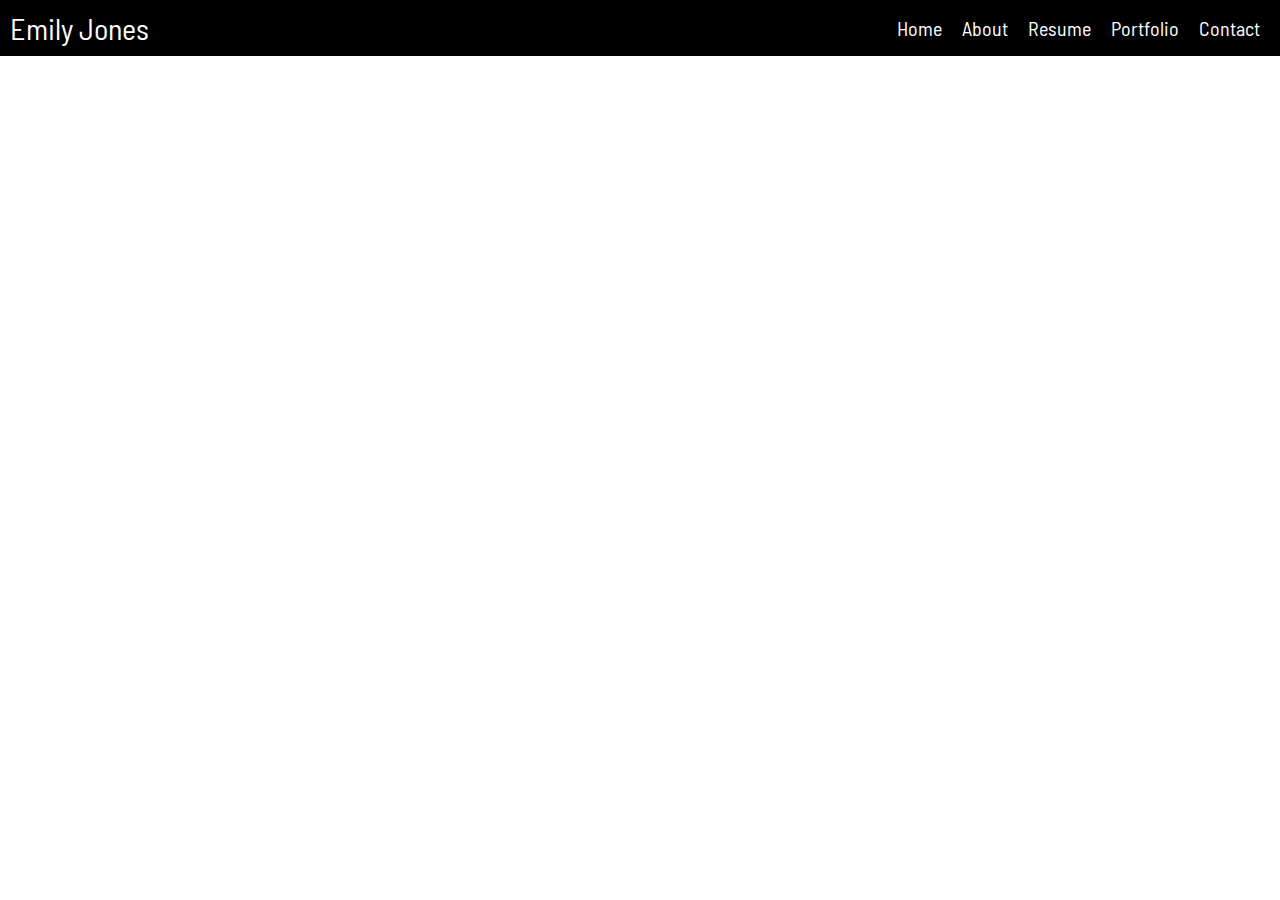
<file: assets/index.html>
<html lang="en">
<head>
    <meta charset="UTF-8">
    <meta name="viewport" content="width=device-width, initial-scale=1.0">
    <title>Contact</title>
    <link rel="stylesheet" href="./style/style.css">
</head>
<body>
    <div class="header">
        <div class="brandName ">Emily Jones</div>
        <div class="navbar">
            <ul>
                <li class="navbarItem"><a href="#">Home</a></li>
                <li class="navbarItem"><a href="#">About</a></li>
                <li class="navbarItem"><a href="#">Resume</a></li>
                <li class="navbarItem"><a href="#">Portfolio</a></li>
                <li class="navbarItem active" ><a href="#">Contact</a></li>

            </ul>
        </div>
    </div>
    
</body>
</html>
</file>
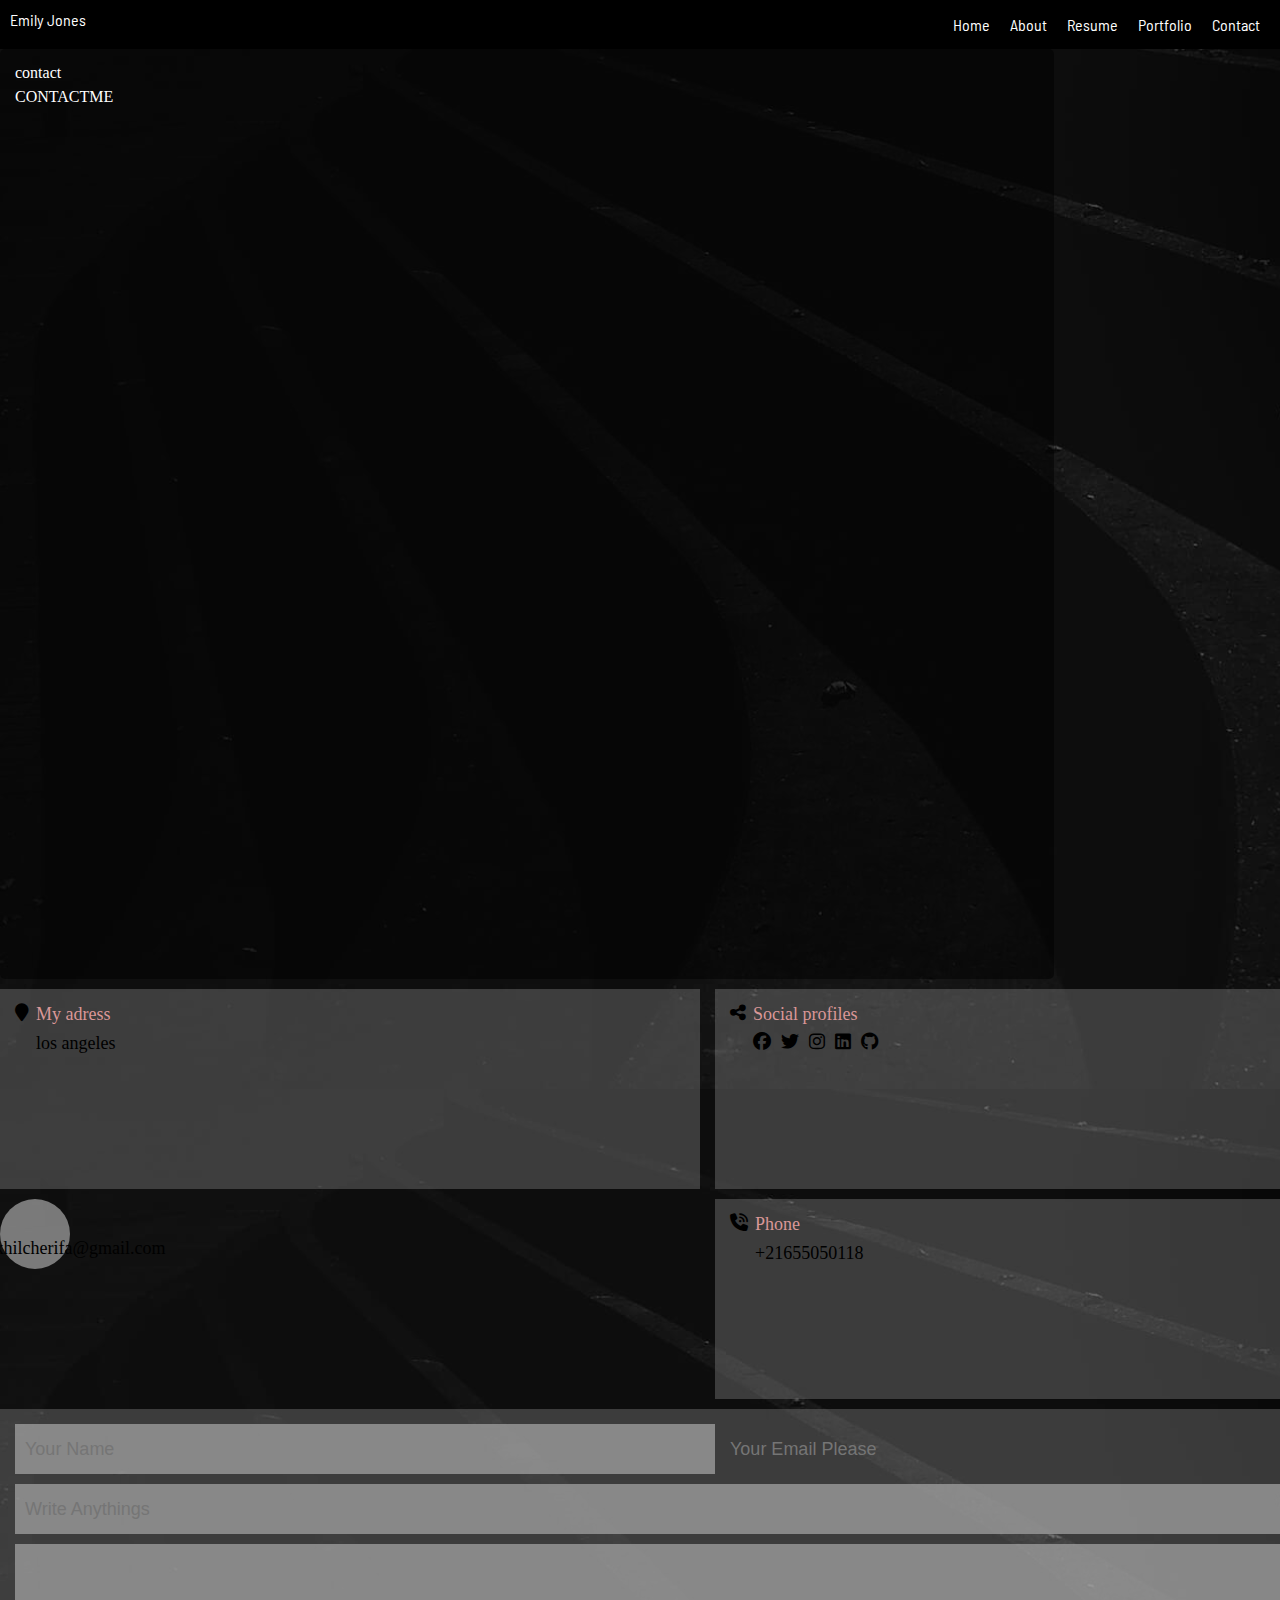
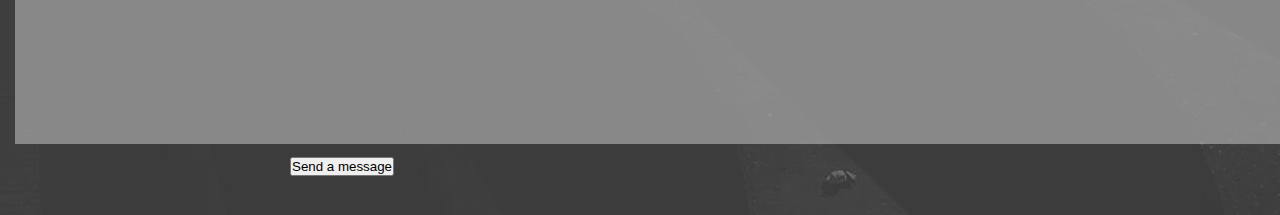
<file: assets/contact.html>
<html lang="en">
<head>
    <meta charset="UTF-8">
    <meta name="viewport" content="width=device-width, initial-scale=1.0">
    <title>Contact</title>
    <link rel="stylesheet" href="./style/contact.css">
    <link rel="stylesheet" href="https://cdnjs.cloudflare.com/ajax/libs/font-awesome/6.4.2/css/all.min.css">
<body>
    <div class="header">
        <div class="brandName ">Emily Jones</div>
        <div class="navbar">
            <ul>
                <li class="navbarItem"><a href="#">Home</a></li>
                <li class="navbarItem"><a href="#">About</a></li>
                <li class="navbarItem"><a href="#">Resume</a></li>
                <li class="navbarItem"><a href="#">Portfolio</a></li>
                <li class="navbarItem active" ><a href="#">Contact</a></li>

            </ul>
        </div>
    </div>
    <div class="cartHeader">
        <div class="contactContainer">
           <div class="cardHeader">
            <di class="contactF"></di>
            <div calass="contact">contact</div>
            <div class="horizontalLine"></div>
           </div>
           <div class="contactMe">contactMe</div> 
           </div>
           <div class="contactForm">
            <div class="adressContainer">
                <div class="icon"><i class=" iconFA fa-solid fa-location-pin"></i></div>
                <div class="adressDetails">
                    <p class="adrrTitle">My adress</p>
                    <p class="adressValue">los angeles</p>
                </div>
            </div>
            <div class="profileContainer">
                <div class="icon"><i class=" iconFA fa-solid fa-share-nodes"></i></div>
                <div class="adressDetails">
                    <p class="adrrTitle">Social profiles</p>
                    <p class="socialValue">
                        <i class="fa-brands fa-facebook"></i>
                        <i class="fa-brands fa-twitter"></i>
                        <i class="fa-brands fa-instagram"></i>
                        <i class="fa-brands fa-linkedin"></i>
                        <i class="fa-brands fa-github"></i>
                        <i class="fa-brands fa-youtub"></i>
                    </p>
                </div>
            </div>
            <div class="emailContainer">
                <div class="icon"><i class=" icinFA fa-solid fa-envelope-open-text"></i></div>
                <div class="adressDetails">
                    <p class="adrrTitle">Email</p>
                    <p class="emaillValue">
                        khoujetelkhilcherifa@gmail.com
                    </p>
                </div>
            </div>
            <div class="callContainer">
                <div class="icon"><i class=" iconFA fa-solid fa-phone-volume"></i></div>
                <div class="adressDetails">
                    <p class="adrrTitle">Phone</p>
                    <p class="socialValue">
                        +21655050118
                    </p>
                </div>

            </div>
            <div class="form">
                <div class="yourName">
                    <input type="text" class="textInput" placeholder="Your Name">
                    </div>
                    <div class="yourEamail">
                        <input type="text" class="textInput" placeholder="Your Email please">
                        </div>
                        <div class="Subject">
                            <input type="text" class="textInput" placeholder="write anythings">
                        </div>
                <div class="Message">
                <textarea  class="textInput" name="message" id="message" rows="1" cols="10" >
                </textarea>
            </div>
            <div class="sendMessage">
                <button >Send a message</button>
                
            </div>


           </div>
        </div>


    </div>
    
</body>
</html>
</file>
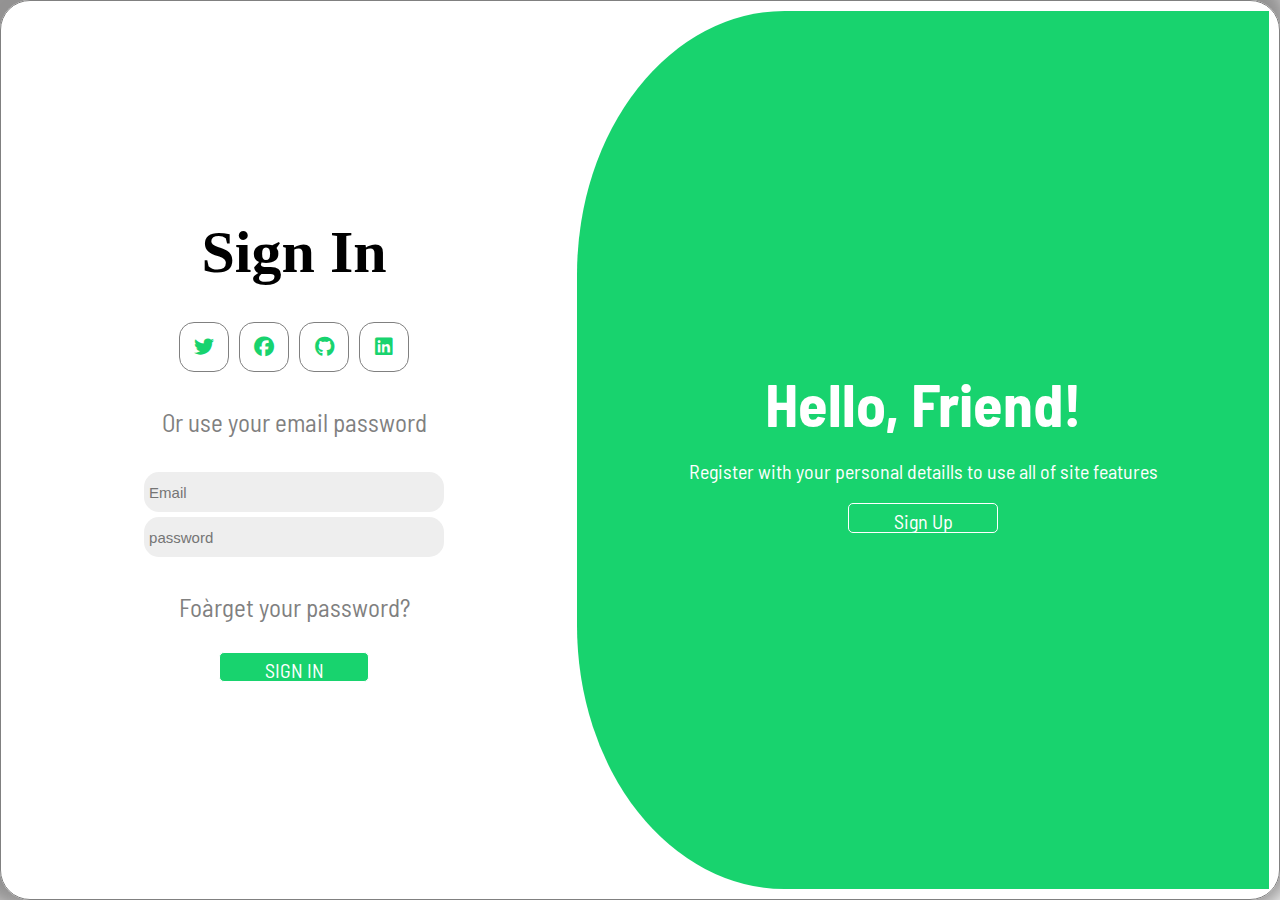
<file: assets/login.html>
<html lang="en">
<head>
    <meta charset="UTF-8">
    <meta name="viewport" content="width=device-width, initial-scale=1.0">
    <title>Se connecter</title>
    <link rel="stylesheet" href="./style/login.css">
    <link rel="stylesheet" href="https://cdnjs.cloudflare.com/ajax/libs/font-awesome/6.4.2/css/all.min.css">

</head>
<body>
    <div class="container">
        <div class="SignIn">
            <h1 class="signInTitle">Sign In</h1>
            <div class="iconContainer">
                <div class="icon"><a href="http://www.twitter.com" target="_blank"><i class="fa-brands fa-twitter"></i></a></div>
                <div class="icon"> <a href="http://www.facebook.com" target="_blank"><i class="fa-brands fa-facebook"></i></a></div>
                <div class="icon"><a href="http://www.github.com" target="_blank"><i class="fa-brands fa-github"></i></a></div>
                <div class="icon"><a href="http://www.linkedin.com" target="_blank"><i class="fa-brands fa-linkedin"></i></a></div>
            </div>
            <p class="signInMessage">Or use your email password</p>
            <form action="#" method="post">
                <input type="email" name="email"  class="emailInput" placeholder="Email">
                <input type="password" name="password" class="passwordInput" placeholder="password">
            </form>
            <p class="forgetPassword">Foàrget your password?</p>
            <input type="submit" class="submitButton" value="Sign In">
        </div>
        <div class="helloMessage">
            <h1 class="Hellotitle">Hello, Friend!</h1>
            <p class="Helloparagraph">Register with your personal detaills to use all of site features</p>
            <button class="btnSignUp">Sign Up</button>
        </div>
    </div>
    
</body>
</html>
</file>
<file: assets/style/style.css>
@import url('https://fonts.googleapis.com/css2?family=Barlow+Semi+Condensed:wght@300&family=Barlow:wght@500&family=Poppins:wght@400;600&family=Roboto:ital,wght@0,300;0,400;1,100;1,300&family=Rubik:ital@0;1&display=swap');
.root
{
    --mainColor:#34d182;
}
*
{
    padding 0;
    margin: 0;
    box-sizing: content-box;
}
.header
{
    background-color:black;
    color: #fff;
    font-family: 'Barlow Semi Condensed', sans-serif;
    display: flex;
    justify-content: space-between;
    padding: 10px;
}
.brandName
{
    font-size: 30px; 
}
.navbarItem
{
    color: #fff;
    font-size: 20px;
    margin: 5px;
}
ul{
    display: flex;
   list-style-type: none;
   column-gap: 10px ;
}
.navbar
{
    display: flex ;
    flex-direction: column;
    justify-content: center;
    margin-right: 5px;
}
.navbarItem>a
{
    color: #ffff;
    text-decoration: none;
}
.active
{
    border-bottom: 2px solid var(--mainColor);
}
</file>
<file: assets/style/contact.css>
@import url('https://fonts.googleapis.com/css2?family=Barlow+Semi+Condensed:wght@300&family=Barlow:wght@500&family=Poppins:wght@400;600&family=Roboto:ital,wght@0,300;0,400;1,100;1,300&family=Rubik:ital@0;1&display=swap');

.root
{
    --mainColor:#18D36E;
    --textSize1:30px;
    --textSize2:20px;
    
}
*

{
    padding: 0;
    margin: 0;
    box-sizing: content-box;
}
body
{
    background-image: url("../img/bg.jpg.jpg");
    background-size: cover;

}
.header
{
    background-color:black;
    color: #fff;
    font-family: 'Barlow Semi Condensed', sans-serif;
    display: flex;
    justify-content: space-between;
    padding: 10px;
}
.brandName
{
   font-size: var(--textSize1);
}
.navbarItem
{
    color: white;
    font-size: var(--textSize2);
    margin: 5px;
}
ul{
    display: flex;
   list-style-type: none;
   column-gap: 10px ;
}
.navbar
{
    display: flex ;
    flex-direction: column;
    justify-content: center;
    margin-right: 5px;
}
.navbarItem>a
{
    color: white;
    text-decoration: none;
}
.active
{
    border-bottom: 2px solid var(--mainColor);
}
.container
{
    height:92.5vh;
    width: 100%;
    display: flex;
    justify-content: center;
    padding: 15px 0 0 0 ;
}
.contactContainer
{
    width: 80%;
    height: 100%;
    background-color:rgba(0, 0, 0 ,0.5);
    color: #fff;
    border-radius: 5px;
    padding: 15px;
}
.container
{
    color: #fff;
}
.contactF>.contact
{
    font-size: var(--textSize2);
    text-transform: uppercase;
    
}

.contactMe
{
    color: #fff;
    font-size: var(--textSize1);
    text-transform: uppercase;
    margin-top: 3px;
}
.horizontalLine
{
    width: 80px;
    height: 3px;
    background-color: var(--mainColor);
}

.contactF
{
    display: flex;
    align-items: baseline;
    column-gap: 3px;  
}
.adressContainer,
.profileContainer,
.emailContainer,
.callContainer,.form
{
    display:flex;
    column-gap: 7px;
    padding: 15px;
    background-color: rgba(168, 168, 168, 0.3);

}

.contactForm
{
    display: grid;
    grid-template-areas: 
    "adressContainer profileContainer"
    " emailContainer callContainer"
    "form form"
    ;
    grid-template-columns: 700px 700px;
    grid-template-rows: 200px 200px 200px;
    width: 100px;
    height: 100px;
    justify-content:space-between;
    margin: 10px 0 0 0 ;
    row-gap: 10px;
    column-gap: 15px;


}
.adressContainer
{
    grid-area: adressContainer;
    background-color: rgba(168, 168, 168, 0.3);
}
.profileContainer
{
    grid-area: profileContainer;

}
.emailContainer
{
    grid-area: emailContainer;
}
.callContainer
{
    grid-area: callContainer;
}
.form
{
    grid-area: form;
}
.emailContainer
{
    width: 40px;
    height: 40px;
    background-color:rgba(168, 168, 168, 0.7) ;
    border-radius: 50%;
    display: flex;
    justify-content: center;
    align-items: center;

}
.iconFA
{
    color: var(--mainColor);
    font-size: 18px;
}
.adressDetails
{
    font-size: 18px;
    display: flex;
    flex-direction: column;
    row-gap: 8px;
}
.adrrTitle
{
    color: #da9797;
    

}
.adressValue
{
    font-weight: lighter; 
}
.socialValue
{
    display: flex;
    column-gap: 10px;

}
.form
{
    display: grid;
    grid-template-areas:
    "yourName yourEmail"
    "Subject Subject"
    "Message Message"
    ;
    width: 100%;
    height: fit-content;
    grid-template-columns: 1fr 1fr;
    grid-template-rows: 50px 50px 200px ;
    row-gap: 10px;
    column-gap: 15px;
}
.yourName,.yourEmail,.Subject,.Message
{
    background-color:rgba(168, 168, 168, 0.7) ;
    padding: 10px;

}
.yourName
{
    grid-area: yourName;
}
.yourEmail
{
    grid-area: yourEmail;
}

.Subject
{
    grid-area: Subject;
}
.Message
{
    grid-area: Message;
}
.textInput
{
    width: 100%;
    height: 100%;
    background-color: transparent;
    border: none;
    color: rgba(168, 168, 168, 1);
    font-size: 18px;
    align-content: center;
    

   
}
.textInput::placeholder
{
    font-size: 18px;
    text-transform: capitalize;

}
.textInput:focus
{
    border: none;
    outline: none;
}
.sendMessage
{
    margin: auto;
    width: 150px;
    height: 40px;
    padding: 3px;
    background-color: var(--mainColor);

   
}
.Message
{
    display: flex;
    flex-direction: column;

}
</file>
<file: assets/style/login.css>
@import url('https://fonts.googleapis.com/css2?family=Barlow+Semi+Condensed:wght@300&family=Barlow:wght@500&family=Poppins:wght@400;600&family=Roboto:ital,wght@0,300;0,400;1,100;1,300;1,400&family=Rubik:ital@0;1&display=swap');

:root
{
    --textfamilt:'Barlow Semi Condensed', sans-serif;
}
*
{
    margin: 0;
    padding: 0;
    box-sizing: border-box;
}
.container
{
    width: 100%;
    height: 100%;
    display: flex;
    
}
body
{    padding: 10px;
    border: 1px solid gray;
    border-radius:30px;
    box-shadow: -9px -9px 21px 22px rgba(116,115,115,0.78);
-webkit-box-shadow: -9px -9px 21px 22px rgba(116,115,115,0.78);
-moz-box-shadow: -9px -9px 21px 22px rgba(116,115,115,0.78);
}
.SignIn
{
height: 100%;
background-color: white;
width: 45%;

}
.helloMessage
{
height: 100%;
background-color: #18D36E;
width: 55%;
border-top-left-radius: 30%;
border-bottom-left-radius: 30%;
display: flex;
flex-direction: column;
justify-content: center;
align-items: center;
row-gap: 20px;


}
.Hellotitle
{
    font-size: 60px;
    font-family: var(--textfamilt);
    color: #fff;
}
.Helloparagraph
{
    font-size: 20px;
    font-family: var(--textfamilt);
    color:#fff
    
}
.btnSignUp
{
    width: 150px;
    height: 30px;
    padding: 5px;
    color: #fff;
    border: 1px solid #fff;
    background-color: #18D36E;
    font-size: 20px;
    font-family: var(--textfamilt);
    border-radius: 5px;
}
.btnSignUp:hover
{
background-color: #fff;
color: #18D36E;
}
.SignIn
{
    display: flex;
    flex-direction: column;
    justify-content: center; 
    align-items: center;
    row-gap: 30px;

    
}
input
{
    display: block;
    
}
.signInTitle
{
    font-size: 60px;
}
.iconContainer
{
    display: flex;
    
}
.icon
{
    width: 50px;
    height: 50px;
    background-color: #fff;
    margin: 5px;
    border-radius: 15px;
    border: 1px solid gray;
    display: flex;
    justify-content: center;
    align-items: center;
    padding: 3px;

}
.fa-brands
{
    font-size: 20px;
    color: #18D36E;

}
.signInMessage,.forgetPassword
{
    color: gray;
    font-family: var(--textfamilt);
    font-size: 25px;
    text-align: center;
}
input[type=email],input[type=password]
{
    width: 300px;
    height: 40px;
    margin: 5px;
    background-color: rgb(238, 238, 238);
    border: none;
    padding: 5px;
    font-size: 15px;
    border-radius: 15px;

    
}
input[type=email]:focus,input[type=password]:focus

{
    outline-color: #18D36E;
}
.submitButton
{
    width: 150px;
    height: 30px;
    padding: 5px;
    color: #fff;
    border: 1px solid #fff;
    background-color: #18D36E;
    font-size: 20px;
    font-family: var(--textfamilt);
    border-radius: 5px;
    text-transform: uppercase;
}
</file>
